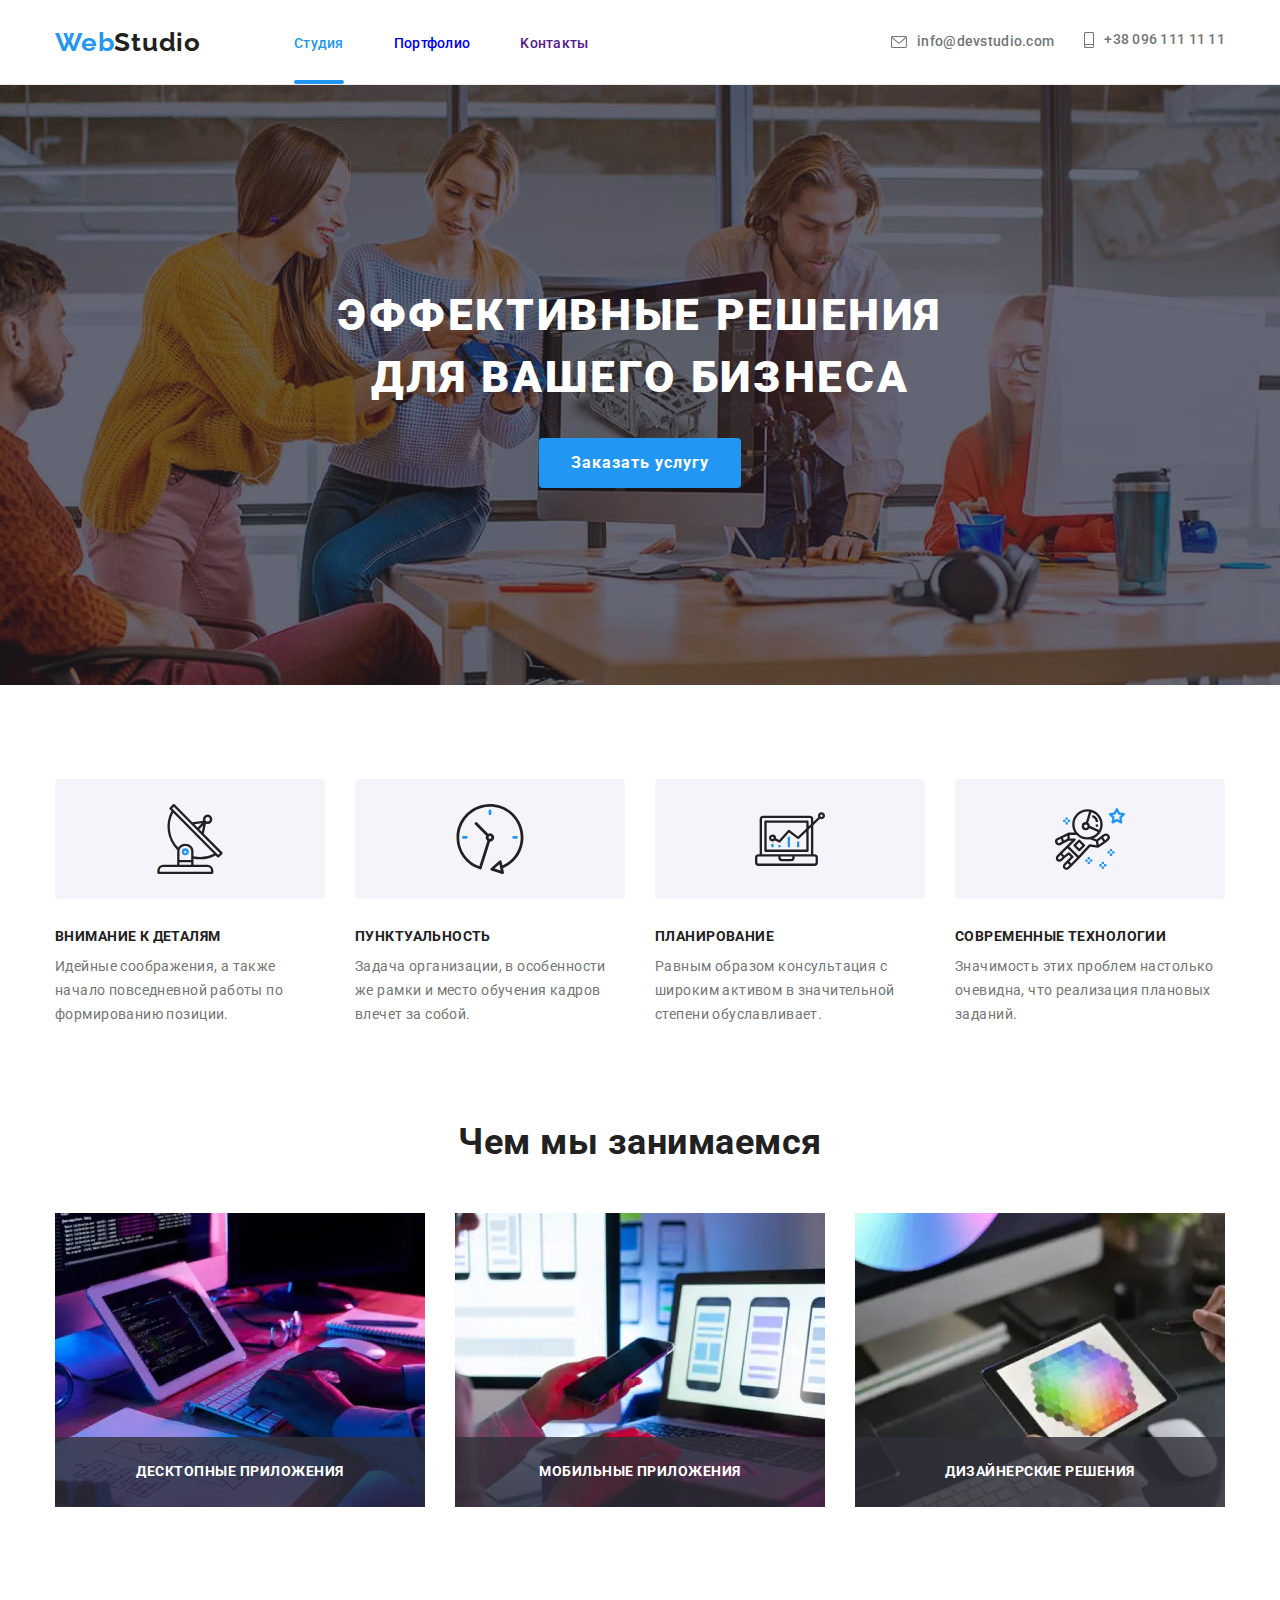
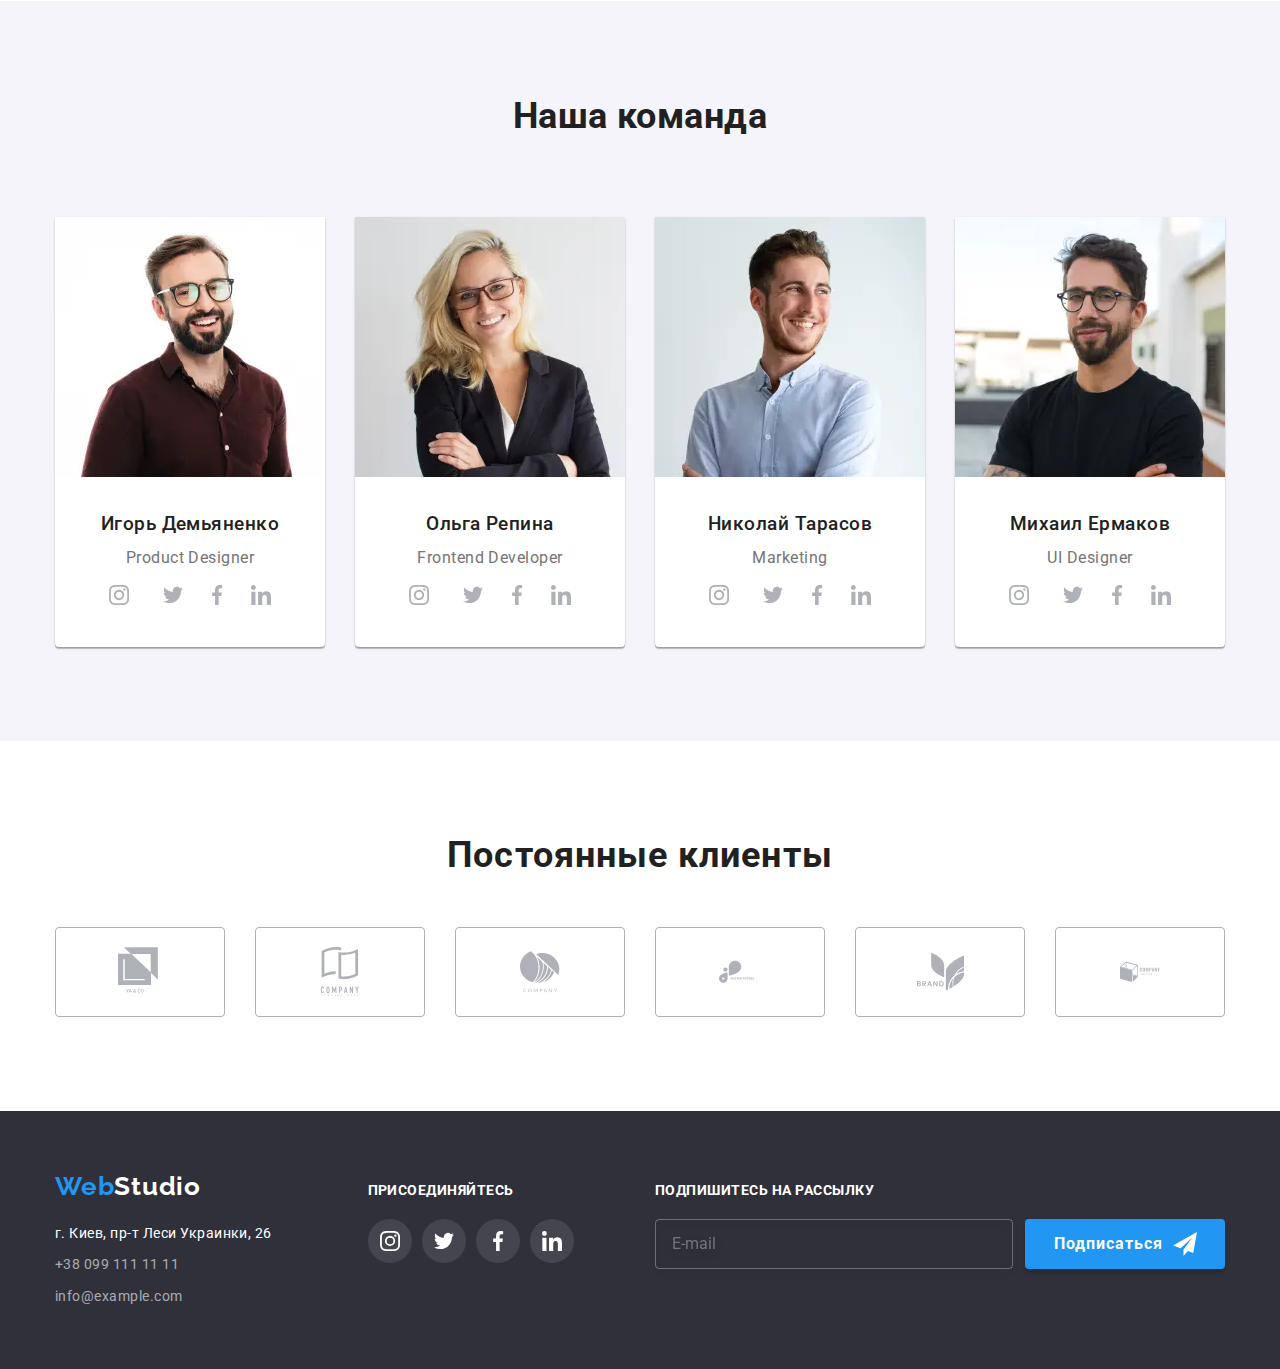
<file: index.html>
<!DOCTYPE html>
<html lang="ru">

  <head>
    <meta charset="UTF-8" />
    <meta name="viewport" content="width=device-width, initial-scale=1.0" />
    
    <link rel="preconnect" href="https://fonts.gstatic.com">
    <link href="https://fonts.googleapis.com/css2?family=Raleway:wght@700&family=Roboto:wght@400;500;700;900&display=swap" rel="stylesheet">
    <link rel="stylesheet" href="./css/main.min.css">
    <title>WebStudio</title>
  </head>

  <body>
     <!-- Шапка сайта -->
    <Header class="header">
        <div class="container">
            <nav class="main-nav">
                <a href="./index.html" class="logo">
                    <span class="accent">Web</span>Studio
                </a>
            
                <button type="button" class="menu-btn" aria-controls="menu-container" aria-expanded="false" data-menu-button>
                    <svg width="40" height="40" aria-label="Кнопка мобильного меню">
                        <use class="icon-menu" href="./images/svg-sprite.svg#icon-menu"></use>
                        <use class="icon-close" href="./images/svg-sprite.svg#icon-close"></use>
                    </svg>
                </button>
            
                <div class="menu-container" id="menu-container" data-menu>
                    <ul class="nav list">
                        <li class="item"><a href="" class="link current">Студия</a></li>
                        <li class="item"><a href="portfolio.html" class="link">Портфолио</a></li>
                        <li class="item"><a href="" class="link">Kонтакты</a></li>
                    </ul>
                    <ul class="nav-contacts list">
                        <li class="item"><a href="mailto:info@devstudio.com" class="link">
                                <svg class="icon-envelope" width="16" height="12">
                                    <use href="./images/svg-sprite.svg#envelope"></use>
                                </svg> info@devstudio.com</a></li>
                        <li class="item"><a href="tel:+380961111111" class="link">
                                <svg class="icon-smartphone" width="10" height="16">
                                    <use href="./images/svg-sprite.svg#smartphone"></use>
                                </svg> +38 096 111 11 11</a></li>
                    </ul>
                </div>
            </nav>
        </div>
        
    </Header>
        <!-- Hero-->
        <section class="hero overlay">
            <h1 class="hero-title">Эффективные решения для вашего бизнеса</h1>
            <button class="hero-button" type="button" data-modal-open>Заказать услугу</button>
        </section>
    <Main>
        <!--Основной контент-->
        <Section class="container">
            <!-- <h2></h2> -->
            <ul class="section-list">
                <li class="item">
                    <h3>Внимание к деталям</h3>
                    <p>Идейные соображения, а также начало повседневной работы по формированию позиции.</p>
                </li>
                <li class="item">
                    <h3>Пунктуальность</h3>
                    <p>Задача организации, в особенности же рамки и место обучения кадров влечет за собой.</p>
                </li>
                <li class="item">
                    <h3>Планирование</h3>
                    <p>Равным образом консультация с широким активом в значительной степени обуславливает.</p>
                </li>
                <li class="item">
                    <h3>Современные технологии</h3>
                    <p>Значимость этих проблем настолько очевидна, что реализация плановых заданий.</p>
                </li>
            </ul>
        </Section>
        <!-- block about us -->
        <section class="block">

            <div class="container">
                <h2 class="about-us">Чем мы занимаемся</h2>
                <ul class="images">

                  <li class="thumb">
                    <picture>
                        <source srcset="./images/desktop/about_us/img1-1200.webp,
                                        ./images/desktop/about_us/img1-1200@2x.webp 2x" 
                                type="image/webp">
                    <img class="link-image" 
                    srcset="./images/desktop/about-us/img1-1200.jpg,
                            ./images/desktop/about_us/img1-1200@2x.jpg 2x"
                    src="./images/desktop/about_us/img1-1200.jpg"
                    alt="photo 1" 
                    width="370">
                    </picture>
                    <p class="label">Десктопные приложения</p>
                  </li>

                    <li class="thumb">
                        <picture>
                            <source srcset="./images/desktop/about_us/img2-1200.webp,
                                            ./images/desktop/about_us/img2-1200@2x.webp 2x"
                                    type="image/webp">
                            <img class="link-image" 
                            srcset="./images/desktop/about-us/img2-1200.jpg,
                                    ./images/desktop/about_us/img2-1200@2x.jpg 2x"
                            src="./images/desktop/about_us/img2-1200.jpg"
                            alt="photo 2" 
                            width="370">
                        </picture> 
                        <p class="label">Мобильные приложения</p>
                    </li>

                    <li class="thumb">
                        <picture>
                            <source srcset="./images/desktop/about_us/img3-1200.webp,
                                            ./images/desktop/about_us/img3-1200@2x.webp 2x"
                                    type="image/webp">
                            <img class="link-image" 
                            srcset="./images/desktop/about-us/img3-1200.jpg,
                                    ./images/desktop/about_us/img3-1200@2x.jpg 2x"
                            src="./images/desktop/about_us/img3-1200.jpg" 
                            alt="photo 3" 
                            width="370">
                        </picture>
                        <p class="label">Дизайнерские решения</p>
                    </li>
                </ul>
            </div>
        </section>
        <!-- block team -->
        <section class="our-team">
            <div class="container">
                <h2 class="team-title">Наша команда</h2>
                <ul class="team-list">
                    <li class="team-members-card">
                        <picture>
                            <source srcset="./images/mob/team/team1-480.webp,
                                            ./images/mob/team/team1-480@2x.webp 2x" 
                                    media="(max-width: 767px)" 
                                    type="image/webp">
                            <source srcset="./images/tablet/team/team1-768.webp,
                                            ./images/tablet/team/team1-768@2x.webp 2x" 
                                    media="(max-width: 1199px)" 
                                    type="image/webp">
                            <source srcset="./images/desktop/team/team1-1200.webp,
                                            ./images/desktop/team/team1-1200@2x.webp 2x"
                                    media="(min-width: 1200px)"
                                    type="image/webp">
                            <source srcset="./images/desktop/team/team1-1200.jpg,
                                            ./images/desktop/team/team1-1200@2x.jpg 2x" 
                                    media="(min-width: 1200px)">
                            <source srcset="./images/tablet/team/team1-768.jpg,
                                            ./images/tablet/team/team1-768@2x.jpg 2x"
                                    media="(min-width: 768px)">
                            <source srcset="./images/mob/team/team1-480.jpg,
                                            ./images/mob/team/team1-480@2x.jpg 2x"
                                    media="(max-width: 767px)">
                            <img src="./images/mob/team/team1-480.jpg" 
                            alt="Игорь Демьяненко"
                            width="270">
                        </picture>
                        
                        <div class="align">
                            <h3 class="team-member">Игорь Демьяненко</h3>
                            <p class="team-position">Product Designer</p>
                            <ul class="social-accounts">
                                <li class="social-item">
                                    <a class="links" href="">
                                        <svg class="icon">
                                            <use href="./images/svg-sprite.svg#instagram"></use>
                                        </svg>
                                    </a>
                                </li>
                                <li>
                                    <a class="links" href="">
                                        <svg class="icon">
                                            <use href="./images/svg-sprite.svg#twitter"></use>
                                        </svg>
                                    </a>
                                </li>
                                <li>
                                    <a class="links" href="">
                                        <svg class="icon">
                                            <use href="./images/svg-sprite.svg#facebook"></use>
                                        </svg>
                                    </a>
                                </li>
                                <li>
                                    <a class="links" href="">
                                        <svg class="icon">
                                            <use href="./images/svg-sprite.svg#linkedin"></use>
                                        </svg>
                                    </a>
                                </li>
                            </ul>
                        </div>
                    </li>

                     <li class="team-members-card">
                        <picture>
                            <source srcset="./images/mob/team/team2-480.webp,
                                            ./images/mob/team/team2-480@2x.webp 2x"
                                    media="(max-width: 767px)" 
                                    type="image/webp">
                            <source srcset="./images/tablet/team/team2-768.webp,
                                            ./images/tablet/team/team2-768@2x.webp 2x" 
                                    media="(max-width: 1199px)"
                                    type="image/webp">
                            <source srcset="./images/desktop/team/team2-1200.webp,
                                            ./images/desktop/team/team2-1200@2x.webp 2x"
                                    media="(min-width: 1200px)"
                                    type="image/webp">
                            <source srcset="./images/desktop/team/team2-1200.jpg,
                                            ./images/desktop/team/team2-1200@2x.jpg 2x"
                                    media="(min-width: 1200px)">
                            <source srcset="./images/tablet/team/team2-768.jpg,
                                            ./images/tablet/team/team2-768@2x.jpg 2x"
                                    media="(min-width: 768px)">
                            <source srcset="./images/mob/team/team2-480.jpg,
                                            ./images/mob/team/team2-480@2x.jpg 2x"
                                    media="(max-width: 767px)">
                            <img src="./images/mob/team/team2-480.jpg"
                            alt="Ольга Репина" 
                            width="270">
                        </picture>

                        <div class="align">
                            <h3 class="team-member">Ольга Репина</h3>
                            <p class="team-position">Frontend Developer</p>
                            <ul class="social-accounts">
                                <li class="social-item">
                                    <a class="links" href="">
                                        <svg class="icon">
                                            <use href="./images/svg-sprite.svg#instagram"></use>
                                        </svg>
                                    </a>
                                </li>
                                <li>
                                    <a class="links" href="">
                                        <svg class="icon">
                                            <use href="./images/svg-sprite.svg#twitter"></use>
                                        </svg>
                                    </a>
                                </li>
                                <li>
                                    <a class="links" href="">
                                        <svg class="icon">
                                            <use href="./images/svg-sprite.svg#facebook"></use>
                                        </svg>
                                    </a>
                                </li>
                                <li>
                                    <a class="links" href="">
                                        <svg class="icon">
                                            <use href="./images/svg-sprite.svg#linkedin"></use>
                                        </svg>
                                    </a>
                                </li>
                            </ul>
                        </div>  
                    </li>

                <li class="team-members-card">
                    <picture>
                        <source srcset="./images/mob/team/team3-480.webp,
                                        ./images/mob/team/team3-480@2x.webp 2x"
                                media="(max-width: 767px)"
                                type="image/webp">
                        <source srcset="./images/tablet/team/team3-768.webp,
                                        ./images/tablet/team/team3-768@2x.webp 2x"
                                media="(max-width: 1199px)"
                                type="image/webp">
                        <source srcset="./images/desktop/team/team3-1200.webp,
                                        ./images/desktop/team/team3-1200@2x.webp 2x"
                                media="(min-width: 1200px)"
                                type="image/webp">
                        <source srcset="./images/desktop/team/team3-1200.jpg,
                                        ./images/desktop/team/team3-1200@2x.jpg 2x"
                                media="(min-width: 1200px)">
                        <source srcset="./images/tablet/team/team3-768.jpg,
                                        ./images/tablet/team/team3-768@2x.jpg 2x"
                                media="(min-width: 768px)">
                        <source srcset="./images/mob/team/team3-480.jpgx,
                                        ./images/mob/team/team3-480@2x.jpg 2x"
                                media="(max-width: 767px)">
                        <img src="./images/mob/team/team3-480.jpg"
                             alt="Николай Тарасов"
                             width="270">
                    </picture>
                        
                    <div class="align">
                         <h3 class="team-member">Николай Тарасов</h3>
                         <p class="team-position">Marketing</p>
                         <ul class="social-accounts">
                            <li class="social-item">
                                <a class="links" href="">
                                    <svg class="icon">
                                        <use href="./images/svg-sprite.svg#instagram"></use>
                                    </svg>
                                </a>
                            </li>
                            <li>
                                <a class="links" href="">
                                    <svg class="icon">
                                        <use href="./images/svg-sprite.svg#twitter"></use>
                                    </svg>
                                </a>
                            </li>
                            <li>
                                <a class="links" href="">
                                    <svg class="icon">
                                        <use href="./images/svg-sprite.svg#facebook"></use>
                                    </svg>
                                </a>
                            </li>
                            <li>
                                <a class="links" href="">
                                    <svg class="icon">
                                        <use href="./images/svg-sprite.svg#linkedin"></use>
                                    </svg>
                                </a>
                            </li>
                        </ul> 
                    </div>
                 </li>
                 <li class="team-members-card"> 
                    <picture>
                        <source srcset="./images/mob/team/team4-480.webp,
                                        ./images/mob/team/team4-480@2x.webp 2x"
                                media="(max-width: 767px)"
                                type="image/webp">
                        <source srcset="./images/tablet/team/team4-768.webp,
                                        ./images/tablet/team/team4-768@2x.webp 2x"
                                media="(max-width: 1199px)"
                                type="image/webp">
                        <source srcset="./images/desktop/team/team4-1200.webp,
                                        ./images/desktop/team/team4-1200@2x.webp 2x"
                                media="(min-width: 1200px)"
                                type="image/webp">
                        <source srcset="./images/desktop/team/team4-1200.jpg,
                                        ./images/desktop/team/team4-1200@2x.jpg 2x"
                                media="(min-width: 1200px)">
                        <source srcset="./images/tablet/team/team4-768.jpg,
                                        ./images/tablet/team/team4-768@2x.jpg 2x"
                                media="(min-width: 768px)">
                        <source srcset="./images/mob/team/team4-480.jpg,
                                        ./images/mob/team/team4-480@2x.jpg 2x"
                                media="(max-width: 767px)">
                        <img src="./images/mob/team/team4-480.jpg"
                            alt="Михаил Ермаков"
                            width="270">
                    </picture>

                    <div class="align">
                        <h3 class="team-member">Михаил Ермаков</h3>
                        <p class="team-position">UI Designer</p>
                        <ul class="social-accounts">
                            <li class="social-item">
                                <a class="links" href="">
                                    <svg class="icon">
                                        <use href="./images/svg-sprite.svg#instagram"></use>
                                    </svg>
                                </a>
                            </li>
                            <li>
                                <a class="links" href="">
                                    <svg class="icon">
                                        <use href="./images/svg-sprite.svg#twitter"></use>
                                    </svg>
                                </a>
                            </li>
                            <li>
                                <a class="links" href="">
                                    <svg class="icon">
                                        <use href="./images/svg-sprite.svg#facebook"></use>
                                    </svg>
                                </a>
                            </li>
                            <li>
                                <a class="links" href="">
                                    <svg class="icon">
                                        <use href="./images/svg-sprite.svg#linkedin"></use>
                                    </svg>
                                </a>
                            </li>
                        </ul>
                    </div>
                 </li>
             </ul>
        </div>
        </section>   

        <!-- Постоянные клиенты -->
        <section class="block-clients">
            <div class="container">
                <h2 class="title">Постоянные клиенты</h2>
                <ul class="clients list">
                    <li class="item">
                        <a class="client link" href="">
                            <svg class="clients-icon" width="44" height="49">
                                <use href="./images/svg-sprite.svg#logo-1"></use>
                            </svg>
                        </a>
                    </li>
                    <li class="item">
                        <a class="client link" href="">
                            <svg class="clients-icon" height="49.235" width="44.27">
                                <use href="./images/svg-sprite.svg#logo-2"></use>
                            </svg>
                        </a>
                    </li>
                    <li class="item">
                        <a class="client link" href="">
                            <svg class="clients-icon" height="52" width="40">
                                <use href="./images/svg-sprite.svg#logo-3"></use>
                            </svg>
                        </a>
                    </li>
                    <li class="item">
                        <a class="client link" href="">
                            <svg class="clients-icon" height="80" width="42">
                                <use href="./images/svg-sprite.svg#logo-4"></use>
                            </svg>
                        </a>
                    </li>
                    <li class="item">
                        <a class="client link" href="">
                            <svg class="clients-icon" height="59" width="47">
                                <use href="./images/svg-sprite.svg#logo-5"></use>
                            </svg></a>
                    </li>
                    <li class="item">
                        <a class="client link" href="">
                            <svg class="clients-icon" height="52" width="40">
                                <use href="./images/svg-sprite.svg#logo-6"></use>
                            </svg>
                        </a>
                    </li>
                </ul>
            </div>
        </section>
    </Main>

       <!--block Footer-->
    <Footer class="footer">
        <div class="container cont-item">
            <div class="contacts">
            <a href="./index.html" class="logo">
                <span class="accent">Web</span>Studio
            </a>
            <address>
                <ul class="address list">
                    <li class="list-item"><a href="#" class="address">г. Киев, пр-т Леси Украинки, 26</a></li>
                    <li class="list-item"><a href="tel:+380991111111" class="address-link">+38 099 111 11 11</a></li>
                    <li class="list-item"><a href="mailto:info@devstudio.com" class="address-link">info@example.com</a></li>
                </ul>
            </address>
            </div>
            <div class="join-in-contacts">
                <div class="sign-in">
                    <h3>присоединяйтесь</h3>
                    <ul class="social-media">
                        <li class="item">
                            <a href=""></a>
                        </li>
                        <li class="item">
                            <a href=""></a>
                        </li>
                        <li class="item">
                            <a href=""></a>
                        </li>
                        <li class="item">
                            <a href=""></a>
                        </li>
                    </ul>
                </div>
            </div>

            <div class="subscribe">
                <div class="sign-in">
                    <h3>Подпишитесь на рассылку</h3>
                </div>
                <form class="form-subscribe">
                    <label class="subscribe-field">
                        <input class="subscribe-input" type="email" name="email" placeholder="E-mail">
                    </label>
                    <button class="subscribe-btn" type="submit">Подписаться
                        <svg class="send-icon" width="24" height="24">
                            <use href="./images/svg-sprite.svg#icon-icon-send"></use>
                        </svg>
                    </button>
                </form>
            </div>
        </div>
    </Footer>
    
    <!-- Modal window -->

    <div class="backdrop is-hidden" data-modal>
        <div class="modal">
            <button class="close-btn" data-modal-close>
                <svg class="close-icon" width="18" height="18">
                    <use href="./images/svg-sprite.svg#icon-close-black"></use>
                </svg>
            </button>
            <form class="form-modal js-speaker-form">
                <b class="form-title">Оставьте свои данные, мы вам перезвоним</b>
                <label class="form-field">
                    <span>Имя</span>
                    <input class="form-input" type="text" name="name">
                    <svg class="icon-person" width="18" height="18">
                        <use href="./images/svg-sprite.svg#icon-person-black"></use>
                    </svg>
                </label>
            
                <label class="form-field">
                    <span>Телефон</span>
                    <input class="form-input" type="tel" name="telephone">
                    <svg class="icon-person" width="18" height="18">
                        <use href="./images/svg-sprite.svg#icon-phone-black"></use>
                    </svg>
                </label>
            
                <label class="form-field">
                    <span>Почта</span>
                    <input class="form-input" type="email" name="email">
                    <svg class="icon-person" width="18" height="18">
                        <use href="./images/svg-sprite.svg#icon-email-black"></use>
                    </svg>
                </label>
            
                <label class="form-field">
                    <span>Комментарий</span>
                    <textarea class="comment" name="comment" placeholder="Введите текст"></textarea>
                </label>
            
                <label class="accept-field">
                    <input class="checkbox" type="checkbox" name="accept" value="text">
                    <span class="icon-check"></span>
                    Соглашаюсь с рассылкой и принимаю
                    <a class="checkbox-link" href="" target="_blank"> Условия договора</a>
                </label>
            
                <div class="button-submit">
                    <button class="send-btn" type="submit">Отправить</button>
                </div>
            </form>
        </div>
    </div>
    <script src="./js/modal.js"></script>
    <script src="./js/mobile-menu.js"></script>
  </body>
</html>
</file>
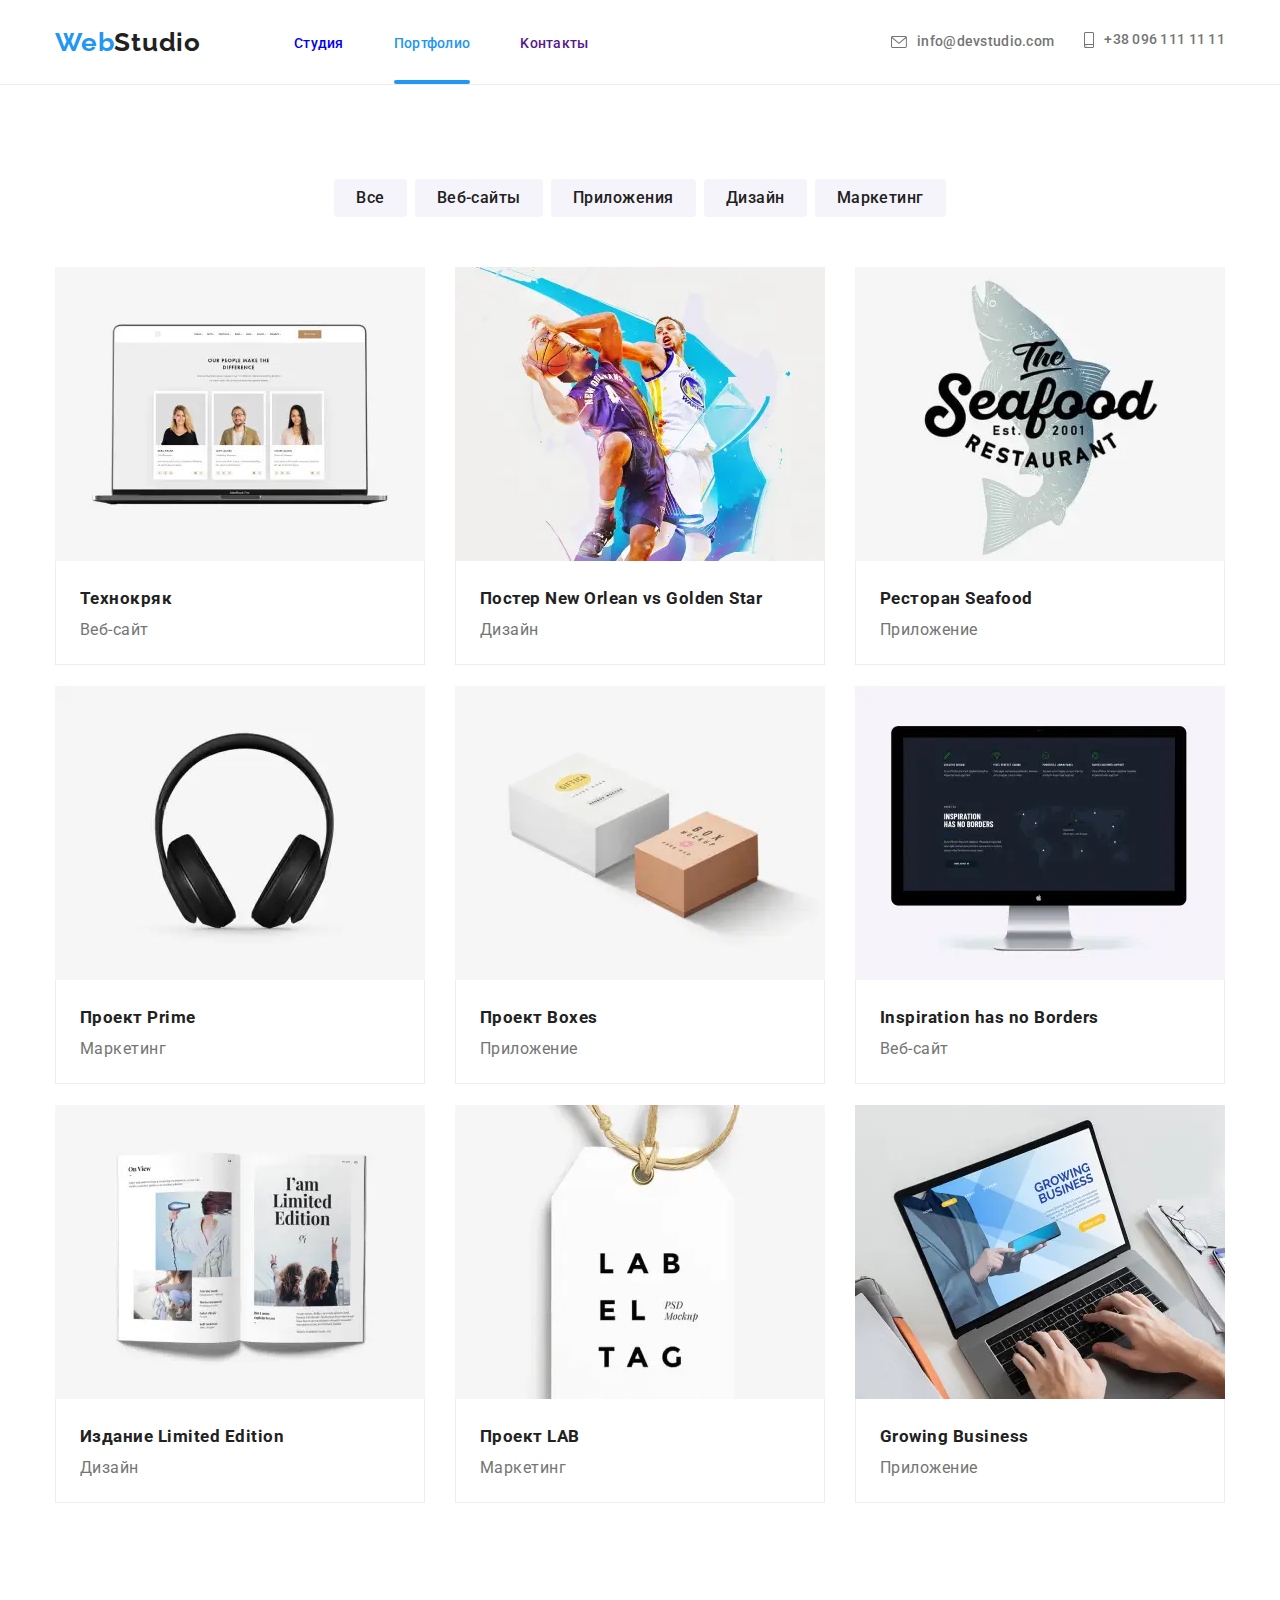
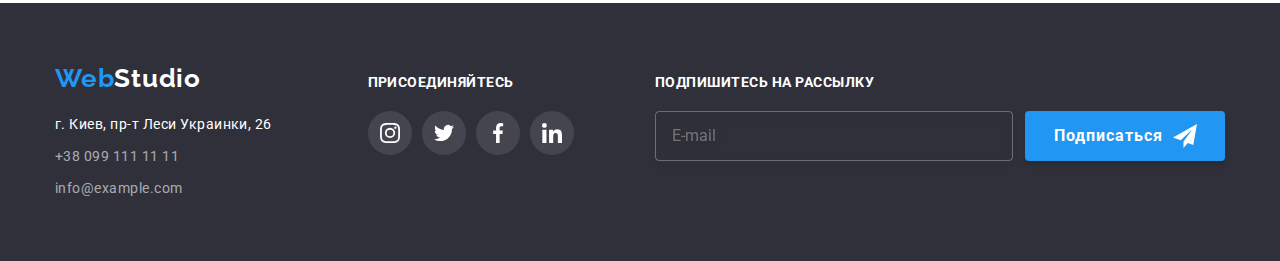
<file: portfolio.html>
<!DOCTYPE html>
<html lang="ru">
    <head>
        <meta charset="UTF-8" />
        <meta name="viewport" content="width=device-width, initial-scale=1.0" />
        
        <link rel="preconnect" href="https://fonts.gstatic.com">
        <link href="https://fonts.googleapis.com/css2?family=Raleway:wght@700&family=Roboto:wght@400;500;700;900&display=swap" rel="stylesheet">
        <link rel="stylesheet" href="./css/main.min.css">
        <title>WebStudio</title>
    </head>

    <body>  
        <!-- Шапка сайта -->
            <Header class="header">
                <div class="container">
                    <nav class="main-nav">
                        <a href="./index.html" class="logo">
                            <span class="accent">Web</span>Studio
                        </a>
            
                        <button type="button" class="menu-btn" aria-controls="menu-container" aria-expanded="false"
                            data-menu-button>
                            <svg width="40" height="40" aria-label="Кнопка мобильного меню">
                                <use class="icon-menu" href="./images/svg-sprite.svg#icon-menu"></use>
                                <use class="icon-close" href="./images/svg-sprite.svg#icon-close"></use>
                            </svg>
                        </button>
            
                        <div class="menu-container" id="menu-container" data-menu>
                            <ul class="nav list">
                                <li class="item"><a href="index.html" class="link">Студия</a></li>
                                <li class="item"><a href="" class="link current">Портфолио</a></li>
                                <li class="item"><a href="" class="link">Kонтакты</a></li>
                            </ul>
                            <ul class="nav-contacts list">
                                <li class="item"><a href="mailto:info@devstudio.com" class="link">
                                        <svg class="icon-envelope" width="16" height="12">
                                            <use href="./images/svg-sprite.svg#envelope"></use>
                                        </svg> info@devstudio.com</a></li>
                                <li class="item"><a href="tel:+380961111111" class="link">
                                        <svg class="icon-smartphone" width="10" height="16">
                                            <use href="./images/svg-sprite.svg#smartphone"></use>
                                        </svg> +38 096 111 11 11</a></li>
                            </ul>
                        </div>
                    </nav>
                </div>
            </Header>

        <main>
            <!-- portfolio-products -->
            <section class="portfolio">
            <div class="container">
                <div class="buttons-list">
            <!-- <h2> Наши продукты </h2> -->
                <ul class="nav-products">
                    <li class="but-list"><button type="button" class="but-item">Все</button></li>
                    <li class="but-list"><button type="button" class="but-item">Веб-сайты</button></li>
                    <li class="but-list"><button type="button" class="but-item">Приложения</button></li>
                    <li class="but-list"><button type="button" class="but-item">Дизайн</button></li>
                    <li class="but-list"><button type="button" class="but-item">Маркетинг</button></li>
                </ul>
                </div>
            
                <ul class="products list">
                    <li class="products-cards">
                        <a href="" class="link-card">
                            <div class="overlay-products">
                                <picture>
                                    <source srcset="./images/mob/products/prod1-480.webp,
                                                                                    ./images/mob/products/prod1-480@2x.webp 2x"
                                        media="(max-width: 767px)" type="image/webp">
                                    <source srcset="./images/tablet/products/prod1-768.webp,
                                                                                    ./images/tablet/products/prod1-768@2x.webp 2x"
                                        media="(max-width: 1199px)" type="image/webp">
                                    <source srcset="./images/desktop/products/prod1-1200.webp,
                                                                                    ./images/desktop/products/prod1-1200@2x.webp 2x"
                                        media="(min-width: 1200px)" type="image/webp">
                                    <source srcset="./images/desktop/products/prod1-1200.jpg,
                                                                                    ./images/desktop/products/prod1-1200@2x.jpg 2x"
                                        media="(min-width: 1200px)">
                                    <source srcset="./images/tablet/products/prod1-768.jpg,
                                                                                    ./images/tablet/products/prod1-768@2x.jpg 2x"
                                        media="(min-width: 768px)">
                                    <source srcset="./images/mob/products/prod1-480.jpg,
                                                                                    ./images/mob/products/prod1-480@2x.jpg 2x"
                                        media="(max-width: 767px)">
                                    <img class="link-image" src="./images/mob/products/prod1-480.jpg" alt="Веб-сайт" width="370">
                                </picture>
                            <!-- <img class="link-image" src="./images/prod-1.jpg" alt="Веб-сайт" width="370"> -->
                            <p class="description">Технокряк это современная площадка распространения коронавируса. Компании используют эту
                                платформу для цифрового шпионажа и атак на защищённые сервера конкурентов.</p>
                            </div>
                            <div class="text">
                            <h2 class="product-title">Технокряк</h2>
                            <p class="product-item">Веб-сайт</p>
                            </div>
                        </a>
                    </li>
                    <li class="products-cards">
                        <a href="" class="link-card">
                            <div class="overlay-products">
                                <picture>
                                    <source srcset="./images/mob/products/prod2-480.webp,
                                                                  ./images/mob/products/prod2-480@2x.webp 2x" media="(max-width: 767px)"
                                        type="image/webp">
                                    <source srcset="./images/tablet/products/prod2-768.webp,
                                                                  ./images/tablet/products/prod2-768@2x.webp 2x" media="(max-width: 1199px)"
                                        type="image/webp">
                                    <source srcset="./images/desktop/products/prod2-1200.webp,
                                                                  ./images/desktop/products/prod2-1200@2x.webp 2x" media="(min-width: 1200px)"
                                        type="image/webp">
                                    <source srcset="./images/desktop/products/prod2-1200.jpg,
                                                                  ./images/desktop/products/prod2-1200@2x.jpg 2x" media="(min-width: 1200px)">
                                    <source srcset="./images/tablet/products/prod2-768.jpg,
                                                                  ./images/tablet/products/prod2-768@2x.jpg 2x" media="(min-width: 768px)">
                                    <source srcset="./images/mob/products/prod2-480.jpg,
                                                                  ./images/mob/products/prod2-480@2x.jpg 2x" media="(max-width: 767px)">
                                    <img class="link-image" src="./images/mob/products/prod2-480.jpg" alt="Дизайн постера" width="370">
                                </picture>
                            <!-- <img class="link-image" src="./images/prod-2.jpg" alt="Дизайн постера" width="370"> -->
                            <p class="description">Технокряк это современная площадка распространения коронавируса. Компании используют эту
                                платформу для цифрового шпионажа и атак на защищённые сервера конкурентов.</p>
                            </div>
                                <div class="text">
                            <h2 class="product-title">Постер New Orlean vs Golden Star</h2>
                            <p class="product-item">Дизайн</p>
                            </div>
                        </a>
                    </li>
                    <li class="products-cards">
                        <a href="" class="link-card">
                            <div class="overlay-products">
                                <picture>
                                    <source srcset="./images/mob/products/prod3-480.webp,
                                                                  ./images/mob/products/prod3-480@2x.webp 2x" media="(max-width: 767px)"
                                        type="image/webp">
                                    <source srcset="./images/tablet/products/prod3-768.webp,
                                                                  ./images/tablet/products/prod3-768@2x.webp 2x" media="(max-width: 1199px)"
                                        type="image/webp">
                                    <source srcset="./images/desktop/products/prod3-1200.webp,
                                                                  ./images/desktop/products/prod3-1200@2x.webp 2x" media="(min-width: 1200px)"
                                        type="image/webp">
                                    <source srcset="./images/desktop/products/prod3-1200.jpg,
                                                                  ./images/desktop/products/prod3-1200@2x.jpg 2x" media="(min-width: 1200px)">
                                    <source srcset="./images/tablet/products/prod3-768.jpg,
                                                                  ./images/tablet/products/prod3-768@2x.jpg 2x" media="(min-width: 768px)">
                                    <source srcset="./images/mob/products/prod3-480.jpg,
                                                                  ./images/mob/products/prod3-480@2x.jpg 2x" media="(max-width: 767px)">
                                    <img class="link-image" src="./images/mob/products/prod3-480.jpg" alt="Лого ресторана" width="370">
                                </picture>
                            <!-- <img class="link-image" src="./images/prod-3.jpg" alt="Лого ресторана" width="370"> -->
                            <p class="description">Технокряк это современная площадка распространения коронавируса. Компании используют эту
                                платформу для цифрового шпионажа и атак на защищённые сервера конкурентов.</p>
                            </div>
                                <div class="text">
                            <h2 class="product-title">Ресторан Seafood</h2>
                            <p class="product-item">Приложение</p>
                            </div>
                        </a>
                    </li>
                    <li class="products-cards">
                        <a href="" class="link-card">
                            <div class="overlay-products">
                                <picture>
                                    <source srcset="./images/mob/products/prod4-480.webp,
                                                                  ./images/mob/products/prod4-480@2x.webp 2x" media="(max-width: 767px)"
                                        type="image/webp">
                                    <source srcset="./images/tablet/products/prod4-768.webp,
                                                                  ./images/tablet/products/prod4-768@2x.webp 2x" media="(max-width: 1199px)"
                                        type="image/webp">
                                    <source srcset="./images/desktop/products/prod4-1200.webp,
                                                                  ./images/desktop/products/prod4-1200@2x.webp 2x" media="(min-width: 1200px)"
                                        type="image/webp">
                                    <source srcset="./images/desktop/products/prod4-1200.jpg,
                                                                  ./images/desktop/products/prod4-1200@2x.jpg 2x" media="(min-width: 1200px)">
                                    <source srcset="./images/tablet/products/prod4-768.jpg,
                                                                  ./images/tablet/products/prod4-768@2x.jpg 2x" media="(min-width: 768px)">
                                    <source srcset="./images/mob/products/prod4-480.jpg,
                                                                  ./images/mob/products/prod4-480@2x.jpg 2x" media="(max-width: 767px)">
                                    <img class="link-image" src="./images/mob/products/prod4-480.jpg" alt="Наушники" width="370">
                                </picture>
                            <!-- <img class="link-image" src="./images/prod-4.jpg" alt="Наушники" width="370"> -->
                            <p class="description">Технокряк это современная площадка распространения коронавируса. Компании используют эту
                                платформу для цифрового шпионажа и атак на защищённые сервера конкурентов.</p>
                            </div>
                                <div class="text">
                            <h2 class="product-title">Проект Prime</h2>
                            <p class="product-item">Маркетинг</p>
                            </div>
                        </a>
                    </li>
                    <li class="products-cards">
                        <a href="" class="link-card">
                            <div class="overlay-products">
                                <picture>
                                    <source srcset="./images/mob/products/prod5-480.webp,
                                                                    ./images/mob/products/prod5-480@2x.webp 2x" media="(max-width: 767px)"
                                        type="image/webp">
                                    <source srcset="./images/tablet/products/prod5-768.webp,
                                                                    ./images/tablet/products/prod5-768@2x.webp 2x" media="(max-width: 1199px)"
                                        type="image/webp">
                                    <source srcset="./images/desktop/products/prod5-1200.webp,
                                                                    ./images/desktop/products/prod5-1200@2x.webp 2x" media="(min-width: 1200px)"
                                        type="image/webp">
                                    <source srcset="./images/desktop/products/prod5-1200.jpg,
                                                                    ./images/desktop/products/prod5-1200@2x.jpg 2x" media="(min-width: 1200px)">
                                    <source srcset="./images/tablet/products/prod5-768.jpg,
                                                                    ./images/tablet/products/prod5-768@2x.jpg 2x" media="(min-width: 768px)">
                                    <source srcset="./images/mob/products/prod5-480.jpg,
                                                                    ./images/mob/products/prod5-480@2x.jpg 2x" media="(max-width: 767px)">
                                    <img class="link-image" src="./images/mob/products/prod5-480.jpg" alt="Картонные коробки" width="370">
                                </picture>
                            <!-- <img class="link-image" src="./images/prod-5.jpg" alt="Картонные коробки" width="370"> -->
                            <p class="description">Технокряк это современная площадка распространения коронавируса. Компании используют эту
                                платформу для цифрового шпионажа и атак на защищённые сервера конкурентов.</p>
                            </div>
                                <div class="text">
                            <h2 class="product-title">Проект Boxes</h2>
                            <p class="product-item">Приложение</p>
                            </div>
                        </a>
                    </li>
                    <li class="products-cards">
                        <a href="" class="link-card">
                            <div class="overlay-products">
                                <picture>
                                    <source srcset="./images/mob/products/prod6-480.webp,
                                                                  ./images/mob/products/prod6-480@2x.webp 2x" media="(max-width: 767px)"
                                        type="image/webp">
                                    <source srcset="./images/tablet/products/prod6-768.webp,
                                                                  ./images/tablet/products/prod6-768@2x.webp 2x" media="(max-width: 1199px)"
                                        type="image/webp">
                                    <source srcset="./images/desktop/products/prod6-1200.webp,
                                                                  ./images/desktop/products/prod6-1200@2x.webp 2x" media="(min-width: 1200px)"
                                        type="image/webp">
                                    <source srcset="./images/desktop/products/prod6-1200.jpg,
                                                                  ./images/desktop/products/prod6-1200@2x.jpg 2x" media="(min-width: 1200px)">
                                    <source srcset="./images/tablet/products/prod6-768.jpg,
                                                                  ./images/tablet/products/prod6-768@2x.jpg 2x" media="(min-width: 768px)">
                                    <source srcset="./images/mob/products/prod6-480.jpg,
                                                                  ./images/mob/products/prod6-480@2x.jpg 2x" media="(max-width: 767px)">
                                    <img class="link-image" src="./images/mob/products/prod6-480.jpg" alt="Веб-сайт на мониторе" width="370">
                                </picture>
                            <!-- <img class="link-image" src="./images/prod-6.jpg" alt="Веб-сайт на мониторе" width="370"> -->
                            <p class="description">Технокряк это современная площадка распространения коронавируса. Компании используют эту
                                платформу для цифрового шпионажа и атак на защищённые сервера конкурентов.</p>
                            </div>
                                <div class="text">
                            <h2 class="product-title">Inspiration has no Borders</h2>
                            <p class="product-item">Веб-сайт</p>
                            </div>
                        </a>
                    </li>
                    <li class="products-cards">
                        <a href="" class="link-card">
                            <div class="overlay-products">
                                <picture>
                                    <source srcset="./images/mob/products/prod7-480.webp,
                                                                  ./images/mob/products/prod7-480@2x.webp 2x" media="(max-width: 767px)"
                                        type="image/webp">
                                    <source srcset="./images/tablet/products/prod7-768.webp,
                                                                  ./images/tablet/products/prod7-768@2x.webp 2x" media="(max-width: 1199px)"
                                        type="image/webp">
                                    <source srcset="./images/desktop/products/prod7-1200.webp,
                                                                  ./images/desktop/products/prod7-1200@2x.webp 2x" media="(min-width: 1200px)"
                                        type="image/webp">
                                    <source srcset="./images/desktop/products/prod7-1200.jpg,
                                                                  ./images/desktop/products/prod7-1200@2x.jpg 2x" media="(min-width: 1200px)">
                                    <source srcset="./images/tablet/products/prod7-768.jpg,
                                                                  ./images/tablet/products/prod7-768@2x.jpg 2x" media="(min-width: 768px)">
                                    <source srcset="./images/mob/products/prod7-480.jpg,
                                                                  ./images/mob/products/prod7-480@2x.jpg 2x" media="(max-width: 767px)">
                                    <img class="link-image" src="./images/mob/products/prod7-480.jpg" alt="Журнал" width="370">
                                </picture>
                            <!-- <img class="link-image" src="./images/prod-7.jpg" alt="Журнал" width="370"> -->
                            <p class="description">Технокряк это современная площадка распространения коронавируса. Компании используют эту
                                платформу для цифрового шпионажа и атак на защищённые сервера конкурентов.</p>
                            </div>

                            <div class="text">
                            <h2 class="product-title">Издание Limited Edition</h2>
                            <p class="product-item">Дизайн</p>
                            </div>
                        </a>
                    </li>
                    <li class="products-cards">
                        <a href="" class="link-card">
                            <div class="overlay-products">
                                <picture>
                                    <source srcset="./images/mob/products/prod8-480.webp,
                                                                  ./images/mob/products/prod8-480@2x.webp 2x" media="(max-width: 767px)"
                                        type="image/webp">
                                    <source srcset="./images/tablet/products/prod8-768.webp,
                                                                  ./images/tablet/products/prod8-768@2x.webp 2x" media="(max-width: 1199px)"
                                        type="image/webp">
                                    <source srcset="./images/desktop/products/prod8-1200.webp,
                                                                  ./images/desktop/products/prod8-1200@2x.webp 2x" media="(min-width: 1200px)"
                                        type="image/webp">
                                    <source srcset="./images/desktop/products/prod8-1200.jpg,
                                                                  ./images/desktop/products/prod8-1200@2x.jpg 2x" media="(min-width: 1200px)">
                                    <source srcset="./images/tablet/products/prod8-768.jpg,
                                                                  ./images/tablet/products/prod8-768@2x.jpg 2x" media="(min-width: 768px)">
                                    <source srcset="./images/mob/products/prod8-480.jpg,
                                                                  ./images/mob/products/prod8-480@2x.jpg 2x" media="(max-width: 767px)">
                                    <img class="link-image" src="./images/mob/products/prod8-480.jpg" alt="Бирка Lable" width="370">
                                </picture>
                            <!-- <img class="link-image" src="./images/prod-8.jpg" alt="Бирка Lable" width="370"> -->
                            <p class="description">Технокряк это современная площадка распространения коронавируса. Компании используют эту
                                платформу для цифрового шпионажа и атак на защищённые сервера конкурентов.</p>
                            </div>

                            <div class="text">
                            <h2 class="product-title">Проект LAB</h2>
                            <p class="product-item">Маркетинг</p>
                            </div>
                        </a>
                    </li>
                    <li class="products-cards">
                        <a href="" class="link-card">
                         <div class="overlay-products">
                            <picture>
                                <source srcset="./images/mob/products/prod9-480.webp,
                                                              ./images/mob/products/prod9-480@2x.webp 2x" media="(max-width: 767px)"
                                    type="image/webp">
                                <source srcset="./images/tablet/products/prod9-768.webp,
                                                              ./images/tablet/products/prod9-768@2x.webp 2x" media="(max-width: 1199px)"
                                    type="image/webp">
                                <source srcset="./images/desktop/products/prod9-1200.webp,
                                                              ./images/desktop/products/prod9-1200@2x.webp 2x" media="(min-width: 1200px)"
                                    type="image/webp">
                                <source srcset="./images/desktop/products/prod9-1200.jpg,
                                                              ./images/desktop/products/prod9-1200@2x.jpg 2x" media="(min-width: 1200px)">
                                <source srcset="./images/tablet/products/prod9-768.jpg,
                                                              ./images/tablet/products/prod9-768@2x.jpg 2x" media="(min-width: 768px)">
                                <source srcset="./images/mob/products/prod9-480.jpg,
                                                              ./images/mob/products/prod9-480@2x.jpg 2x" media="(max-width: 767px)">
                                <img class="link-image" src="./images/mob/products/prod9-480.jpg" alt="Приложение на ноуте" width="370">
                            </picture>
                            <!-- <img class="link-image" src="./images/prod-9.jpg" alt="Приложение на ноуте" width="370"> -->
                            <p class="description">Технокряк это современная площадка распространения коронавируса. Компании используют эту
                                платформу для цифрового шпионажа и атак на защищённые сервера конкурентов.</p>
                            </div>

                            <div class="text">
                            <h2 class="product-title">Growing Business</h2>
                            <p class="product-item">Приложение</p>
                            </div>
                        </a>
                    </li>
                </ul>
            </div>
            </section>
        </main>
     <!--block Footer-->
        <Footer class="footer">
            <div class="container cont-item">
                <div class="contacts">
                    <a href="./index.html" class="logo">
                        <span class="accent">Web</span>Studio
                    </a>
                    <address>
                        <ul class="address list">
                            <li class="list-item"><a href="#" class="address">г. Киев, пр-т Леси Украинки, 26</a></li>
                            <li class="list-item"><a href="tel:+380991111111" class="address-link">+38 099 111 11 11</a></li>
                            <li class="list-item"><a href="mailto:info@devstudio.com" class="address-link">info@example.com</a>
                            </li>
                        </ul>
                    </address>
                </div>
                <div class="join-in-contacts">
                    <div class="sign-in">
                        <h3>присоединяйтесь</h3>
                        <ul class="social-media">
                            <li class="item">
                                <a href=""></a>
                            </li>
                            <li class="item">
                                <a href=""></a>
                            </li>
                            <li class="item">
                                <a href=""></a>
                            </li>
                            <li class="item">
                                <a href=""></a>
                            </li>
                        </ul>
                    </div>
                </div>
        
                <div class="subscribe">
                    <div class="sign-in">
                        <h3>Подпишитесь на рассылку</h3>
                    </div>
                    <form class="form-subscribe">
                        <label class="subscribe-field">
                            <input class="subscribe-input" type="email" name="email" placeholder="E-mail">
                        </label>
                        <button class="subscribe-btn" type="submit">Подписаться
                            <svg class="send-icon" width="24" height="24">
                                <use href="./images/svg-sprite.svg#icon-icon-send"></use>
                            </svg>
                        </button>
                    </form>
                </div>
            </div>
        </Footer>

    <script src="./js/mobile-menu.js"></script>

    </body>
</html>
</file>
<file: css/main.min.css>
/*! modern-normalize v1.0.0 | MIT License | https://github.com/sindresorhus/modern-normalize */*,*::before,*::after{-webkit-box-sizing:border-box;box-sizing:border-box}:root{-moz-tab-size:4;-o-tab-size:4;tab-size:4}html{line-height:1.15;-webkit-text-size-adjust:100%}body{margin:0}body{font-family:system-ui,-apple-system,"Segoe UI",Roboto,Helvetica,Arial,sans-serif,"Apple Color Emoji","Segoe UI Emoji"}hr{height:0;color:inherit}abbr[title]{-webkit-text-decoration:underline dotted;text-decoration:underline dotted}b,strong{font-weight:bolder}code,kbd,samp,pre{font-family:ui-monospace, SFMono-Regular, Consolas, 'Liberation Mono', Menlo, monospace;font-size:1em}small{font-size:80%}sub,sup{font-size:75%;line-height:0;position:relative;vertical-align:baseline}sub{bottom:-0.25em}sup{top:-0.5em}table{text-indent:0;border-color:inherit}button,input,optgroup,select,textarea{font-family:inherit;font-size:100%;line-height:1.15;margin:0}button,select{text-transform:none}button,[type='button'],[type='reset'],[type='submit']{-webkit-appearance:button}::-moz-focus-inner{border-style:none;padding:0}:-moz-focusring{outline:1px dotted ButtonText}:-moz-ui-invalid{box-shadow:none}legend{padding:0}progress{vertical-align:baseline}::-webkit-inner-spin-button,::-webkit-outer-spin-button{height:auto}[type='search']{-webkit-appearance:textfield;outline-offset:-2px}::-webkit-search-decoration{-webkit-appearance:none}::-webkit-file-upload-button{-webkit-appearance:button;font:inherit}summary{display:list-item}*,*::after,*::before{margin:0;padding:0;-webkit-box-sizing:inherit;box-sizing:inherit}html{-webkit-box-sizing:border-box;box-sizing:border-box}body{background-color:#fff;color:#757575;font-family:Roboto, sans-serif;letter-spacing:0.03em}a{text-decoration:none}ul,li{list-style-type:none}h2,h3{color:#212121}img{height:auto;width:100%;display:block}.container{width:100%;margin-left:auto;margin-right:auto;padding-right:15px;padding-left:15px}@media screen and (min-width: 480px){.container{width:480px}}@media screen and (min-width: 768px){.container{width:768px}}@media screen and (min-width: 1200px){.container{width:1200px}}.main-nav,.nav-contacts .link,.clients.list .item,.client.link,.modal .close-btn,.accept-field{display:-webkit-box;display:-ms-flexbox;display:flex;-webkit-box-align:center;-ms-flex-align:center;align-items:center}.header{position:relative;border-bottom:1px solid #ececec}.logo{font-family:"Raleway", sans-serif;font-style:normal;font-weight:700;font-size:24px;line-height:1.16;letter-spacing:0.03em;color:#212121}@media screen and (min-width: 1200px){.logo{font-size:26px;line-height:1.19;margin-right:93px}}.accent{color:#2196f3}.main-nav{-webkit-box-pack:justify;-ms-flex-pack:justify;justify-content:space-between;min-height:60px}@media screen and (min-width: 1200px){.main-nav{width:100%}}.menu-btn{display:inline-block;padding:0;border:none;background-color:transparent;cursor:pointer}.menu-btn:focus,.menu-btn:hover{fill:#2196f3}.menu-btn .icon-close{display:none}.menu-btn.is-open .icon-close{display:block}.menu-btn.is-open .icon-menu{display:none}@media screen and (min-width: 768px){.menu-btn{display:none}}@media screen and (max-width: 767px){.menu-container{display:none;position:absolute;top:100%;left:0;width:100%;text-align:center;padding:60px 30px;background-color:#fff}.menu-container.is-open{display:block;z-index:10}}@media screen and (min-width: 768px){.menu-container{display:-webkit-box;display:-ms-flexbox;display:flex}}@media screen and (min-width: 1200px){.menu-container{-webkit-box-flex:1;-ms-flex-positive:1;flex-grow:1;-webkit-box-pack:justify;-ms-flex-pack:justify;justify-content:space-between;-webkit-box-align:baseline;-ms-flex-align:baseline;align-items:baseline}}.nav.list{margin-bottom:60px;font-weight:500;font-size:18px;line-height:1.17;letter-spacing:0.02em}@media screen and (min-width: 768px){.nav.list{display:-webkit-box;display:-ms-flexbox;display:flex;margin-bottom:unset;font-size:14px;line-height:1.14}}@media screen and (min-width: 768px){.nav.list .item:not(:last-child){margin-right:50px}}.nav.list .item{margin-bottom:40px;color:#212121;-webkit-transition:color 250ms cubic-bezier(0.4, 0, 0.2, 1);transition:color 250ms cubic-bezier(0.4, 0, 0.2, 1)}@media screen and (min-width: 768px){.nav.list .item{position:relative;margin-bottom:unset;padding-top:32px;padding-bottom:32px}}@media screen and (min-width: 1200px){.nav.list .link{padding-top:32px;padding-bottom:32px}}.nav.list .link:hover,.nav.list .link:focus{color:#2196f3}.nav.list .link.current::after{content:"";position:absolute;bottom:-8px;left:0;display:block;width:100%;height:4px;border-radius:2px;background-color:#2196f3;-webkit-transition:color 250ms cubic-bezier(0.4, 0, 0.2, 1),-webkit-transform 250ms cubic-bezier(0.4, 0, 0.2, 1);transition:color 250ms cubic-bezier(0.4, 0, 0.2, 1),-webkit-transform 250ms cubic-bezier(0.4, 0, 0.2, 1);transition:color 250ms cubic-bezier(0.4, 0, 0.2, 1),transform 250ms cubic-bezier(0.4, 0, 0.2, 1);transition:color 250ms cubic-bezier(0.4, 0, 0.2, 1),transform 250ms cubic-bezier(0.4, 0, 0.2, 1),-webkit-transform 250ms cubic-bezier(0.4, 0, 0.2, 1)}@media screen and (min-width: 768px){.nav.list .link.current::after{bottom:0}}.nav.list .link.current:hover::after{-webkit-transform:scaleX(0.5);transform:scaleX(0.5)}.nav .link.current{color:#2196f3}@media screen and (max-width: 767px){.nav .link.current{position:relative}}.nav-contacts{display:-webkit-box;display:-ms-flexbox;display:flex;-webkit-box-orient:vertical;-webkit-box-direction:normal;-ms-flex-direction:column;flex-direction:column;-webkit-box-align:center;-ms-flex-align:center;align-items:center;font-weight:500;font-size:18px;line-height:1.17;letter-spacing:0.02em;color:#757575}.nav-contacts .item{display:inline-block}.nav-contacts .item:not(:last-child){margin-bottom:16px}@media screen and (min-width: 768px){.nav-contacts .item:not(:last-child){margin-bottom:10px}}@media screen and (min-width: 1200px){.nav-contacts .item:not(:last-child){margin-bottom:0;margin-right:30px}}@media screen and (min-width: 768px){.nav-contacts{-webkit-box-align:baseline;-ms-flex-align:baseline;align-items:baseline;margin-left:84px;padding-top:21px;padding-bottom:21px;font-size:12px}}@media screen and (min-width: 1200px){.nav-contacts{-webkit-box-orient:horizontal;-webkit-box-direction:normal;-ms-flex-direction:row;flex-direction:row;padding-top:0;padding-bottom:0;margin-left:0;font-size:14px;line-height:1.14}}.nav-contacts .link{color:#757575;-webkit-transition:color 250ms cubic-bezier(0.4, 0, 0.2, 1);transition:color 250ms cubic-bezier(0.4, 0, 0.2, 1)}@media screen and (min-width: 1200px){.nav-contacts .link{padding-top:32px;padding-bottom:32px}}.nav-contacts .link:hover,.nav-contacts .link:focus{color:#2196f3}.icon-envelope{margin-right:10px;fill:currentColor}.icon-smartphone{margin-right:10px;fill:currentColor}.hero{background-color:#2f303a;color:#fff;padding-top:118px;padding-bottom:118px;margin-bottom:60px;max-width:1600px;max-height:600px;text-align:center;margin-left:auto;margin-right:auto;background-image:-webkit-gradient(linear, left top, left bottom, from(rgba(47,48,58,0.4)), to(rgba(47,48,58,0.4))),url("../images/mob/hero/hero-480.jpg");background-image:linear-gradient(to bottom, rgba(47,48,58,0.4), rgba(47,48,58,0.4)),url("../images/mob/hero/hero-480.jpg");background-size:cover;background-repeat:no-repeat;background-position:center}@media screen and (min-width: 1200px){.hero{padding-top:200px;padding-bottom:200px;margin-bottom:94px}}@media (-webkit-min-device-pixel-ratio: 2), (min-resolution: 2dppx){.hero{background-image:-webkit-gradient(linear, left top, left bottom, from(rgba(47,48,58,0.4)), to(rgba(47,48,58,0.4))),url("../images/mob/hero/hero-480@2x.jpg");background-image:linear-gradient(to bottom, rgba(47,48,58,0.4), rgba(47,48,58,0.4)),url("../images/mob/hero/hero-480@2x.jpg")}}@media screen and (min-width: 768px){.hero{background-image:-webkit-gradient(linear, left top, left bottom, from(rgba(47,48,58,0.4)), to(rgba(47,48,58,0.4))),url("../images/tablet/hero/hero-768.jpg");background-image:linear-gradient(to bottom, rgba(47,48,58,0.4), rgba(47,48,58,0.4)),url("../images/tablet/hero/hero-768.jpg")}}@media screen and (min-width: 768px) and (-webkit-min-device-pixel-ratio: 2), screen and (min-width: 768px) and (min-resolution: 2dppx){.hero{background-image:-webkit-gradient(linear, left top, left bottom, from(rgba(47,48,58,0.4)), to(rgba(47,48,58,0.4))),url("../images/tablet/hero/hero-768@2x.jpg");background-image:linear-gradient(to bottom, rgba(47,48,58,0.4), rgba(47,48,58,0.4)),url("../images/tablet/hero/hero-768@2x.jpg")}}@media screen and (min-width: 1200px){.hero{background-image:-webkit-gradient(linear, left top, left bottom, from(rgba(47,48,58,0.4)), to(rgba(47,48,58,0.4))),url("../images/desktop/hero/hero-1200.jpg");background-image:linear-gradient(to bottom, rgba(47,48,58,0.4), rgba(47,48,58,0.4)),url("../images/desktop/hero/hero-1200.jpg")}}@media screen and (min-width: 1200px) and (-webkit-min-device-pixel-ratio: 2), screen and (min-width: 1200px) and (min-resolution: 2dppx){.hero{background-image:-webkit-gradient(linear, left top, left bottom, from(rgba(47,48,58,0.4)), to(rgba(47,48,58,0.4))),url("../images/desktop/hero/hero-1200@2x.jpg");background-image:linear-gradient(to bottom, rgba(47,48,58,0.4), rgba(47,48,58,0.4)),url("../images/desktop/hero/hero-1200@2x.jpg")}}.hero-title{font-weight:900;margin:0 auto 30px;max-width:360px;font-size:26px;line-height:1.4;letter-spacing:0.06em;text-transform:uppercase}@media screen and (min-width: 1200px){.hero-title{max-width:696px;font-size:44px}}.hero-button{color:#fff;background-color:#2196f3;display:inline-block;-webkit-box-align:center;-ms-flex-align:center;align-items:center;margin:auto 0;font-weight:700;font-weight:bold;font-size:16px;line-height:1.87;letter-spacing:0.06em;border:none;border-radius:4px;min-width:200px;padding:10px 32px}.hero-button:hover,.hero-button:focus{background-color:#188ce8;cursor:pointer}.section-list{margin-bottom:60px}@media screen and (min-width: 768px){.section-list{display:-webkit-box;display:-ms-flexbox;display:flex;-ms-flex-wrap:wrap;flex-wrap:wrap;margin-left:-30px;margin-top:-30px}}@media screen and (min-width: 1200px){.section-list{margin-bottom:94px}}.section-list .item{width:100%}.section-list .item:not(:last-child){margin-bottom:30px}@media screen and (min-width: 768px){.section-list .item:not(:last-child){margin-bottom:unset}}@media screen and (min-width: 768px){.section-list .item{width:354px;margin-left:30px;margin-top:30px}}@media screen and (min-width: 1200px){.section-list .item{width:270px}}.section-list .item::before{display:block;background-color:#f5f4fa;content:"";height:120px;background-size:70px 70px;background-repeat:no-repeat;background-position:center;border-radius:4px;margin-bottom:30px}.section-list .item:nth-child(1)::before{background-image:url(../images/antenna.svg)}.section-list .item:nth-child(2)::before{background-image:url(../images/clock.svg)}.section-list .item:nth-child(3)::before{background-image:url(../images/diagram.svg)}.section-list .item:nth-child(4)::before{background-image:url(../images/astronaut.svg)}.section-list h3{font-weight:700;font-size:14px;line-height:1.14;letter-spacing:0.03em;text-transform:uppercase;color:#212121;margin-bottom:10px;text-align:center}@media screen and (min-width: 768px){.section-list h3{text-align:left}}.section-list p{font-weight:400;font-size:14px;line-height:1.71;letter-spacing:0.03em;color:#757575;-webkit-box-sizing:border-box;box-sizing:border-box;padding:0px}@media screen and (max-width: 1199px){.block{display:none}}@media screen and (min-width: 1200px){.block{margin-bottom:94px}}.about-us,.team-title{margin-top:0;margin-bottom:50px;font-size:28px;line-height:1.17;text-align:center}@media screen and (min-width: 1200px){.about-us,.team-title{margin-top:0;margin-bottom:50px;font-size:36px;line-height:1.17;text-align:center;line-height:1.17}}.images{display:-webkit-box;display:-ms-flexbox;display:flex;-webkit-box-pack:justify;-ms-flex-pack:justify;justify-content:space-between}.thumb{position:relative}.thumb>.label{display:inline-block;position:absolute;left:0;bottom:0;width:370px;height:70px;margin:0;padding:27px 0;text-transform:uppercase;font-weight:bold;font-size:14px;line-height:1.14;text-align:center;color:#fff;background-color:rgba(47,48,58,0.8)}.our-team{background-color:#f5f4fa;padding-top:60px;padding-bottom:60px}@media screen and (min-width: 1200px){.our-team{padding-top:94px;padding-bottom:94px}}@media screen and (min-width: 768px){.team-list{display:-webkit-box;display:-ms-flexbox;display:flex;-ms-flex-wrap:wrap;flex-wrap:wrap;margin-left:-30px;margin-right:-30px}}.team-members-card{width:100%;-webkit-box-shadow:0px 1px 3px rgba(0,0,0,0.12),0px 1px 1px rgba(0,0,0,0.14),0px 2px 1px rgba(0,0,0,0.2);box-shadow:0px 1px 3px rgba(0,0,0,0.12),0px 1px 1px rgba(0,0,0,0.14),0px 2px 1px rgba(0,0,0,0.2);border-radius:0px 0px 4px 4px;background-color:#fff;cursor:pointer}.team-members-card:not(:last-child){margin-bottom:30px}@media screen and (min-width: 768px){.team-members-card:not(:last-child){margin-bottom:unset}}@media screen and (min-width: 768px){.team-members-card{width:354px;margin-left:30px;margin-top:30px}}@media screen and (min-width: 1200px){.team-members-card{width:270px}}.team-list .align{-webkit-box-sizing:border-box;box-sizing:border-box;padding-top:30px;padding-bottom:24px;text-align:center;font-size:16px;line-height:1.9}@media screen and (min-width: 1200px){.team-list .align{padding-bottom:30px}}.team-member{font-weight:500;color:#212121;margin-top:0;margin-bottom:0}.team-position{font-size:16px;line-height:1.9;margin-top:0}.social-accounts{display:-webkit-box;display:-ms-flexbox;display:flex;-webkit-box-pack:center;-ms-flex-pack:center;justify-content:center}.social-accounts .social-item:not(:last-child){margin-right:10px}.social-accounts .links{display:-webkit-box;display:-ms-flexbox;display:flex;-webkit-box-align:center;-ms-flex-align:center;align-items:center;-webkit-box-pack:center;-ms-flex-pack:center;justify-content:center;width:44px;height:44px;border:1px solid transparent;color:#afb1b8;border-radius:50%;-webkit-transition:background-color 250ms cubic-bezier(0.4, 0, 0.2, 1);transition:background-color 250ms cubic-bezier(0.4, 0, 0.2, 1)}.social-accounts .links:hover,.social-accounts .links:focus{background-color:#2196f3;color:#fff}.links .icon{display:block;-webkit-box-orient:horizontal;-webkit-box-direction:normal;-ms-flex-direction:row;flex-direction:row;width:20px;height:20px;fill:currentColor}.block-clients{padding-top:60px;padding-bottom:60px}@media screen and (min-width: 1200px){.block-clients{padding-top:94px;padding-bottom:94px}}.block-clients .title{font-weight:700;font-size:36px;line-height:1.16;text-align:center;letter-spacing:0.03em;color:#212121;margin-bottom:50px}.clients.list{display:-webkit-box;display:-ms-flexbox;display:flex;-webkit-box-orient:vertical;-webkit-box-direction:normal;-ms-flex-direction:column;flex-direction:column;-webkit-box-pack:center;-ms-flex-pack:center;justify-content:center;-webkit-box-align:center;-ms-flex-align:center;align-items:center}@media screen and (min-width: 480px){.clients.list{-webkit-box-orient:horizontal;-webkit-box-direction:normal;-ms-flex-direction:row;flex-direction:row;-ms-flex-wrap:wrap;flex-wrap:wrap;margin-left:-30px;margin-top:-30px}}.clients.list .item{-webkit-box-pack:center;-ms-flex-pack:center;justify-content:center;width:210px;height:90px;border:1px solid #afb1b8;color:#afb1b8;border-radius:4px;-webkit-transition:color 250ms cubic-bezier(0.4, 0, 0.2, 1),border 250ms cubic-bezier(0.4, 0, 0.2, 1);transition:color 250ms cubic-bezier(0.4, 0, 0.2, 1),border 250ms cubic-bezier(0.4, 0, 0.2, 1)}.clients.list .item:hover,.clients.list .item:focus{border:1px solid #2196f3;color:#2196f3;cursor:pointer}.clients.list .item:not(:last-child){margin-bottom:30px}@media screen and (min-width: 480px){.clients.list .item:not(:last-child){margin-bottom:unset}}@media screen and (min-width: 480px){.clients.list .item{margin-left:30px;margin-top:30px}}@media screen and (min-width: 768px){.clients.list .item{width:226px}}@media screen and (min-width: 1200px){.clients.list .item{width:170px}}.client.link{width:100%;-webkit-box-pack:center;-ms-flex-pack:center;justify-content:center;color:#afb1b8;-webkit-transition:color 250ms cubic-bezier(0.4, 0, 0.2, 1),border 250ms cubic-bezier(0.4, 0, 0.2, 1);transition:color 250ms cubic-bezier(0.4, 0, 0.2, 1),border 250ms cubic-bezier(0.4, 0, 0.2, 1)}.client.link:hover,.client.link:focus{color:#2196f3}.clients-icon{fill:currentColor}.footer{background-color:#2f303a;padding-top:60px;padding-bottom:60px}.cont-item{display:-webkit-box;display:-ms-flexbox;display:flex;-webkit-box-orient:vertical;-webkit-box-direction:normal;-ms-flex-direction:column;flex-direction:column;-webkit-box-align:center;-ms-flex-align:center;align-items:center}@media screen and (min-width: 768px){.cont-item{-webkit-box-orient:horizontal;-webkit-box-direction:normal;-ms-flex-direction:row;flex-direction:row;-ms-flex-wrap:wrap;flex-wrap:wrap;-webkit-box-align:baseline;-ms-flex-align:baseline;align-items:baseline;-ms-flex-pack:distribute;justify-content:space-around}}@media screen and (min-width: 1200px){.cont-item{-ms-flex-wrap:nowrap;flex-wrap:nowrap;-webkit-box-pack:justify;-ms-flex-pack:justify;justify-content:space-between}}.contacts{text-align:center;width:231px}@media screen and (min-width: 1200px){.contacts{text-align:left}}.footer .logo{display:inline-block;margin-bottom:20px;color:#fff}.footer .address{font-style:normal;font-size:14px;line-height:1.7;color:#fff}.address .address-link{color:rgba(255,255,255,0.6)}.address.list{margin-bottom:60px}@media screen and (min-width: 1200px){.address.list{margin-bottom:unset}}.address.list .list-item:not(:last-child){margin-bottom:8px}.join-in-contacts{text-align:center;width:206px}@media screen and (min-width: 1200px){.join-in-contacts{text-align:left}}.sign-in h3{display:block;font-style:normal;font-weight:bold;text-transform:uppercase;font-size:14px;line-height:1.14;margin-bottom:20px;padding:0;margin-top:0;color:#ffffff}.social-media{display:-webkit-box;display:-ms-flexbox;display:flex;margin-bottom:60px}@media screen and (min-width: 1200px){.social-media{margin-bottom:unset}}.social-media .item{display:block;-webkit-box-orient:horizontal;-webkit-box-direction:normal;-ms-flex-direction:row;flex-direction:row;width:44px;height:44px;background-color:rgba(255,255,255,0.1);border-radius:50%;background-position:center;background-repeat:no-repeat;margin-left:0px;padding-left:0px;cursor:pointer}.social-media .item:not(:last-child){margin-right:10px}.social-media .item:nth-child(1){background-image:url(../images/instagram-1.svg)}.social-media .item:nth-child(2){background-image:url(../images/twitter-1.svg)}.social-media .item:nth-child(3){background-image:url(../images/facebook-1.svg)}.social-media .item:nth-child(4){background-image:url(../images/linkedin-1.svg)}.social-media .item:hover,.social-media .item:focus{background-color:#2196f3}.subscribe{display:-webkit-box;display:-ms-flexbox;display:flex;-webkit-box-orient:vertical;-webkit-box-direction:normal;-ms-flex-direction:column;flex-direction:column;-webkit-box-align:center;-ms-flex-align:center;align-items:center;width:100%}@media screen and (min-width: 1200px){.subscribe{-webkit-box-orient:vertical;-webkit-box-direction:normal;-ms-flex-direction:column;flex-direction:column;-webkit-box-align:start;-ms-flex-align:start;align-items:flex-start;width:unset}}.form-subscribe{width:100%;display:-webkit-box;display:-ms-flexbox;display:flex;-webkit-box-align:center;-ms-flex-align:center;align-items:center;-webkit-box-orient:vertical;-webkit-box-direction:normal;-ms-flex-direction:column;flex-direction:column}@media screen and (min-width: 1200px){.form-subscribe{-webkit-box-orient:horizontal;-webkit-box-direction:normal;-ms-flex-direction:row;flex-direction:row}}.subscribe-field{width:100%;position:relative;text-align:center}.subscribe-input{width:100%;margin-bottom:20px;padding:15px 16px;border:1px solid rgba(255,255,255,0.3);-webkit-filter:drop-shadow(0px 4px 4px rgba(0,0,0,0.15));filter:drop-shadow(0px 4px 4px rgba(0,0,0,0.15));border-radius:4px;background-color:inherit;color:rgba(255,255,255,0.6)}@media screen and (min-width: 768px){.subscribe-input{width:450px}}@media screen and (min-width: 1200px){.subscribe-input{width:358px;margin-right:12px;margin-bottom:0}}.subscribe-input::-webkit-input-placeholder{font-size:16px;line-height:1.25}.subscribe-input:-ms-input-placeholder{font-size:16px;line-height:1.25}.subscribe-input::-ms-input-placeholder{font-size:16px;line-height:1.25}.subscribe-input::placeholder{font-size:16px;line-height:1.25}.subscribe-btn{position:relative;padding:10px 62px 10px 29px;display:inline-block;min-width:200px;font-weight:bold;font-size:16px;line-height:1.88;text-align:center;letter-spacing:0.06em;color:#fff;background-color:#2196f3;-webkit-box-shadow:0px 4px 4px rgba(0,0,0,0.15);box-shadow:0px 4px 4px rgba(0,0,0,0.15);border-radius:4px;cursor:pointer;border:none}.send-icon{position:absolute;right:28px;top:13px}.is-hidden{opacity:0;pointer-events:none;visibility:hidden}.backdrop{position:fixed;top:0;left:0;width:100%;height:100%;background-color:rgba(0,0,0,0.2);opacity:1;-webkit-transition:opacity 250ms cubic-bezier(0.4, 0, 0.2, 1);transition:opacity 250ms cubic-bezier(0.4, 0, 0.2, 1)}.backdrop.is-hidden .modal{-webkit-transform:translate(-50%, -50%) scale(0.9);transform:translate(-50%, -50%) scale(0.9)}.modal{position:absolute;top:50%;left:50%;min-height:581px;min-width:528px;background-color:#fff;-webkit-box-shadow:0px 1px 3px rgba(0,0,0,0.12),0px 1px 1px rgba(0,0,0,0.14),0px 2px 1px rgba(0,0,0,0.2);box-shadow:0px 1px 3px rgba(0,0,0,0.12),0px 1px 1px rgba(0,0,0,0.14),0px 2px 1px rgba(0,0,0,0.2);border-radius:4px;-webkit-transform:translate(-50%, -50%) scale(1);transform:translate(-50%, -50%) scale(1);-webkit-transition:-webkit-transform 250ms cubic-bezier(0.4, 0, 0.2, 1);transition:-webkit-transform 250ms cubic-bezier(0.4, 0, 0.2, 1);transition:transform 250ms cubic-bezier(0.4, 0, 0.2, 1);transition:transform 250ms cubic-bezier(0.4, 0, 0.2, 1), -webkit-transform 250ms cubic-bezier(0.4, 0, 0.2, 1)}.modal .close-btn{-webkit-box-pack:center;-ms-flex-pack:center;justify-content:center;position:absolute;top:8px;right:8px;width:30px;height:30px;border-radius:50%;background-color:#fff;border:1px solid rgba(0,0,0,0.1);-webkit-transition:fill 250ms cubic-bezier(0.4, 0, 0.2, 1);transition:fill 250ms cubic-bezier(0.4, 0, 0.2, 1)}.modal .close-btn:hover{fill:#2196f3;cursor:pointer}.form-modal{margin-left:auto;margin-right:auto;padding:40px}.form-title{display:inline-block;margin-bottom:12px;font-size:20px;line-height:1.15;text-align:center;letter-spacing:0.03em;color:#212121}.form-field{position:relative;display:-webkit-box;display:-ms-flexbox;display:flex;-webkit-box-orient:vertical;-webkit-box-direction:normal;-ms-flex-direction:column;flex-direction:column;margin-bottom:10px}.form-modal span{margin-bottom:4px;font-size:12px;line-height:1.16;letter-spacing:0.01em;color:#757575}.form-modal .form-input{margin:0;padding:12px 12px 12px 42px;border:1px solid rgba(33,33,33,0.2);-webkit-box-sizing:border-box;box-sizing:border-box;border-radius:4px;cursor:pointer;-webkit-transition:border-color 250ms cubic-bezier(0.4, 0, 0.2, 1);transition:border-color 250ms cubic-bezier(0.4, 0, 0.2, 1)}.form-field .icon-person{position:absolute;top:50%;left:12px;-webkit-transition:fill 250ms cubic-bezier(0.4, 0, 0.2, 1);transition:fill 250ms cubic-bezier(0.4, 0, 0.2, 1)}.form-input:focus ~ .icon-person,.form-input:focus{outline:none;fill:#2196f3;border-color:#2196f3}.form-field .comment{width:448px;height:120px;margin:0;margin-bottom:10px;padding:12px 16px;border:1px solid rgba(33,33,33,0.2);-webkit-box-sizing:border-box;box-sizing:border-box;border-radius:4px;resize:none;-webkit-transition:border-color 250ms cubic-bezier(0.4, 0, 0.2, 1);transition:border-color 250ms cubic-bezier(0.4, 0, 0.2, 1)}.form-field .comment:focus{outline:none;border-color:#2196f3}.form-input::-webkit-input-placeholder{font-size:12px;line-height:14px;letter-spacing:0.01em;color:rgba(117,117,117,0.5)}.form-input:-ms-input-placeholder{font-size:12px;line-height:14px;letter-spacing:0.01em;color:rgba(117,117,117,0.5)}.form-input::-ms-input-placeholder{font-size:12px;line-height:14px;letter-spacing:0.01em;color:rgba(117,117,117,0.5)}.form-input::placeholder{font-size:12px;line-height:14px;letter-spacing:0.01em;color:rgba(117,117,117,0.5)}.accept-field{-webkit-box-pack:center;-ms-flex-pack:center;justify-content:center;margin-bottom:30px;font-size:14px;line-height:1.71;letter-spacing:0.03em;color:#757575;cursor:pointer}.accept-field input[type="checkbox"]{margin-right:8.4px;position:absolute;width:1px;height:1px;margin:-1px;clip:rect(0 0 0 0)}.icon-check{display:inline-block;width:16px;height:15px;margin-right:7px;border:2px solid #2a2a2a;border-radius:4px}.checkbox:checked+.icon-check{background-size:contain;background-position:center;border-color:#2196f3;background-color:#2196f3;background-image:url("../images/icon-check.svg");background-origin:border-box;-webkit-transition:background-color 250ms cubic-bezier(0.4, 0, 0.2, 1);transition:background-color 250ms cubic-bezier(0.4, 0, 0.2, 1)}.accept-field .checkbox-link{display:contents;-webkit-text-decoration-line:underline;text-decoration-line:underline;color:#2196f3}.button-submit{display:-webkit-box;display:-ms-flexbox;display:flex;-webkit-box-pack:center;-ms-flex-pack:center;justify-content:center}.send-btn{padding:10px 55px;border:none;width:200px;font-weight:bold;font-size:16px;line-height:1.88;text-align:center;letter-spacing:0.06em;color:#fff;background-color:#2196f3;-webkit-box-shadow:0px 4px 4px rgba(0,0,0,0.15);box-shadow:0px 4px 4px rgba(0,0,0,0.15);border-radius:4px;cursor:pointer;-webkit-transition:background-color 250ms cubic-bezier(0.4, 0, 0.2, 1);transition:background-color 250ms cubic-bezier(0.4, 0, 0.2, 1)}.send-btn:hover,.send-btn:focus{background-color:#188ce8}.portfolio{margin-bottom:94px;margin-top:94px}.nav-products{display:-webkit-box;display:-ms-flexbox;display:flex;-ms-flex-wrap:wrap;flex-wrap:wrap;-webkit-box-pack:left;-ms-flex-pack:left;justify-content:left;margin-bottom:40px}.nav-products .but-list:not(:last-child){margin-right:8px}.nav-products .but-list:nth-child(-n+3){margin-bottom:15px}@media screen and (min-width: 768px){.nav-products .but-list:nth-child(-n+3){margin-bottom:unset}}@media screen and (min-width: 768px){.nav-products{-webkit-box-pack:center;-ms-flex-pack:center;justify-content:center;margin-bottom:30px}}@media screen and (min-width: 1200px){.nav-products{margin-bottom:50px}}.nav-products .but-item{display:inline-block;padding:6px 22px;font-family:inherit;border:transparent;background-color:#f5f4fa;border-radius:4px;font-weight:500;font-size:16px;line-height:1.6;text-align:center;letter-spacing:0.03em;color:#212121;cursor:pointer;-webkit-transition:background-color 250ms cubic-bezier(0.4, 0, 0.2, 1),color 250ms cubic-bezier(0.4, 0, 0.2, 1),-webkit-transform 250ms cubic-bezier(0.4, 0, 0.2, 1);transition:background-color 250ms cubic-bezier(0.4, 0, 0.2, 1),color 250ms cubic-bezier(0.4, 0, 0.2, 1),-webkit-transform 250ms cubic-bezier(0.4, 0, 0.2, 1);transition:background-color 250ms cubic-bezier(0.4, 0, 0.2, 1),color 250ms cubic-bezier(0.4, 0, 0.2, 1),transform 250ms cubic-bezier(0.4, 0, 0.2, 1);transition:background-color 250ms cubic-bezier(0.4, 0, 0.2, 1),color 250ms cubic-bezier(0.4, 0, 0.2, 1),transform 250ms cubic-bezier(0.4, 0, 0.2, 1),-webkit-transform 250ms cubic-bezier(0.4, 0, 0.2, 1)}.nav-products .but-item:hover,.nav-products .but-item:focus{-webkit-transform:scaleX(1.1);transform:scaleX(1.1);outline:transparent;background-color:#2196f3;color:#fff;-webkit-box-shadow:0px 3px 1px rgba(0,0,0,0.1),0px 1px 2px rgba(0,0,0,0.08),0px 2px 2px rgba(0,0,0,0.12);box-shadow:0px 3px 1px rgba(0,0,0,0.1),0px 1px 2px rgba(0,0,0,0.08),0px 2px 2px rgba(0,0,0,0.12)}@media screen and (min-width: 768px){.products{display:-webkit-box;display:-ms-flexbox;display:flex;-ms-flex-wrap:wrap;flex-wrap:wrap;margin:-15px}}.products .products-cards{width:100%;height:404px}.products .products-cards:not(:last-child){margin-bottom:30px}@media screen and (min-width: 768px){.products .products-cards:not(:last-child){margin-bottom:unset}}@media screen and (min-width: 768px){.products .products-cards{margin:15px;width:354px}}@media screen and (min-width: 1200px){.products .products-cards{width:370px}}.products .product-item{font-size:16px;line-height:1.87;color:#757575;margin-top:0;margin-bottom:0}.products .product-title{font-weight:700;font-size:17px;line-height:2;margin-top:0;margin-bottom:0}.products .text{-webkit-box-sizing:border-box;box-sizing:border-box;padding:20px 24px;border-bottom:1px solid #eeeeee;border-right:1px solid #eeeeee;border-left:1px solid #eeeeee}.link-image{display:block;height:auto}.overlay-products{position:relative;overflow:hidden}.description{position:absolute;top:0;left:0;width:100%;height:100%;margin:0;padding:49px 24px;font-size:18px;line-height:1.56;color:#fff;background-color:rgba(33,150,243,0.9);-webkit-transform:translateY(100%);transform:translateY(100%);-webkit-transition:-webkit-transform 250ms cubic-bezier(0.4, 0, 0.2, 1);transition:-webkit-transform 250ms cubic-bezier(0.4, 0, 0.2, 1);transition:transform 250ms cubic-bezier(0.4, 0, 0.2, 1);transition:transform 250ms cubic-bezier(0.4, 0, 0.2, 1), -webkit-transform 250ms cubic-bezier(0.4, 0, 0.2, 1)}@media screen and (min-width: 480px){.description{padding:77px 24px}}@media screen and (min-width: 768px){.description{padding:49px 24px}}@media screen and (min-width: 1200px){.description{padding:63px 24px}}.link-card:hover .description,.link-card:focus .description{opacity:1;-webkit-transform:translateY(0);transform:translateY(0)}
/*# sourceMappingURL=main.min.css.map */
</file>
